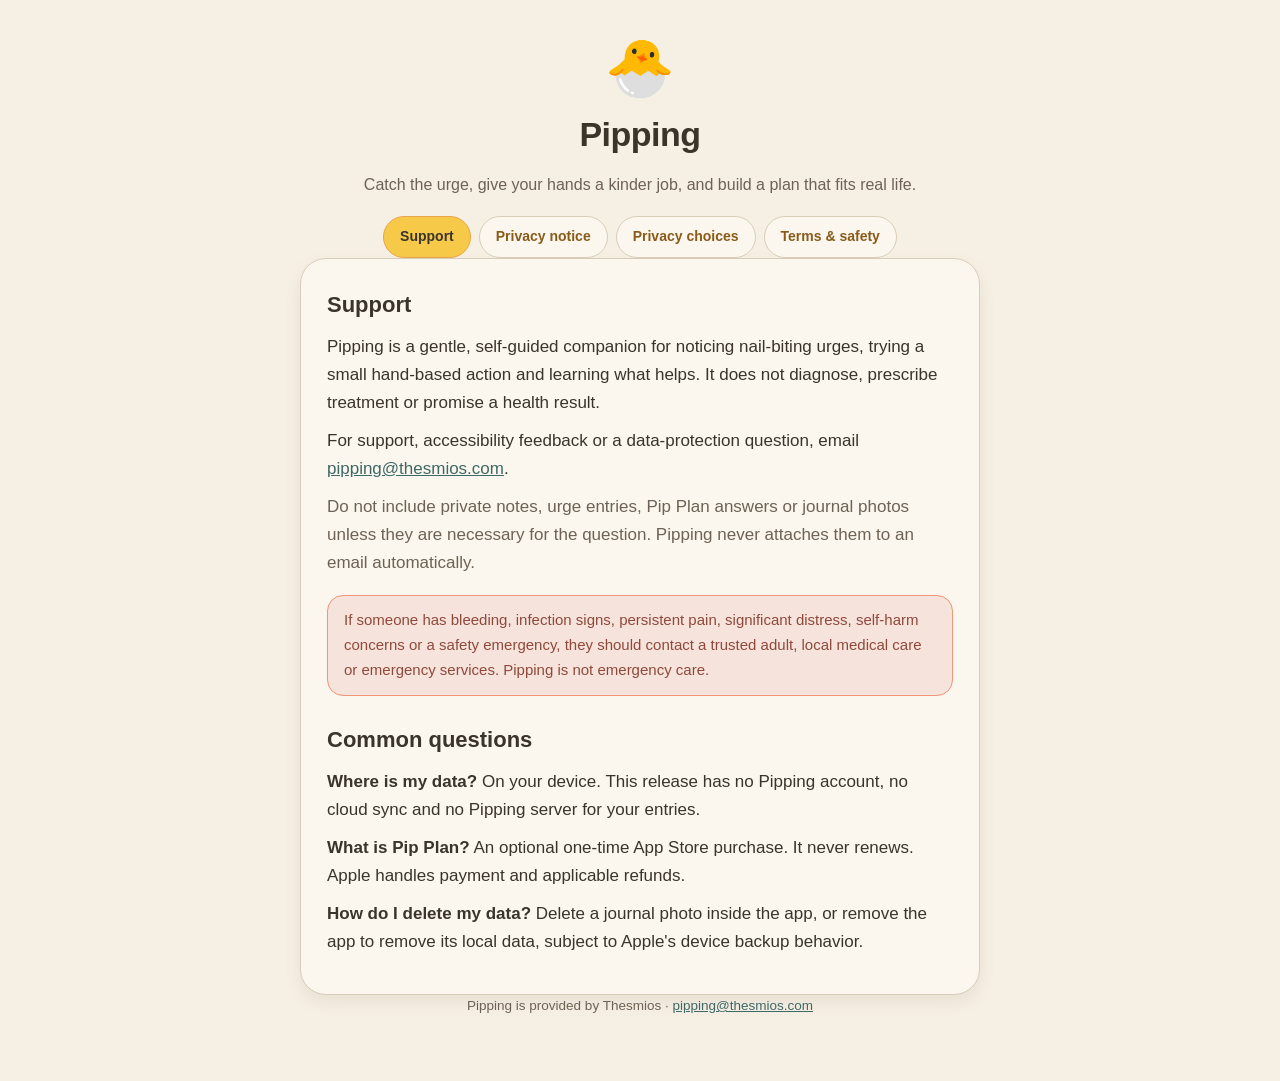
<file: index.html>
<!doctype html><html lang="en"><head><meta charset="utf-8"><meta name="viewport" content="width=device-width,initial-scale=1"><title>Pipping Support</title><link rel="stylesheet" href="style.css"></head><body>
<header class="wrap"><div class="egg">🐣</div><h1>Pipping</h1><p class="tag">Catch the urge, give your hands a kinder job, and build a plan that fits real life.</p></header>
<nav class="wrap">
<a href="index.html" aria-current="page">Support</a>
<a href="privacy.html">Privacy notice</a>
<a href="privacy-choices.html">Privacy choices</a>
<a href="terms.html">Terms &amp; safety</a>
</nav>
<main class="wrap">
<h2>Support</h2>
<p>Pipping is a gentle, self-guided companion for noticing nail-biting urges, trying a small hand-based action and learning what helps. It does not diagnose, prescribe treatment or promise a health result.</p>
<p>For support, accessibility feedback or a data-protection question, email <a href="mailto:pipping@thesmios.com">pipping@thesmios.com</a>.</p>
<p class="quiet">Do not include private notes, urge entries, Pip Plan answers or journal photos unless they are necessary for the question. Pipping never attaches them to an email automatically.</p>
<div class="care">If someone has bleeding, infection signs, persistent pain, significant distress, self-harm concerns or a safety emergency, they should contact a trusted adult, local medical care or emergency services. Pipping is not emergency care.</div>
<h2>Common questions</h2>
<p><strong>Where is my data?</strong> On your device. This release has no Pipping account, no cloud sync and no Pipping server for your entries.</p>
<p><strong>What is Pip&nbsp;Plan?</strong> An optional one-time App Store purchase. It never renews. Apple handles payment and applicable refunds.</p>
<p><strong>How do I delete my data?</strong> Delete a journal photo inside the app, or remove the app to remove its local data, subject to Apple's device backup behavior.</p>
</main>
<footer class="wrap">Pipping is provided by Thesmios · <a href="mailto:pipping@thesmios.com">pipping@thesmios.com</a></footer></body></html>
</file>
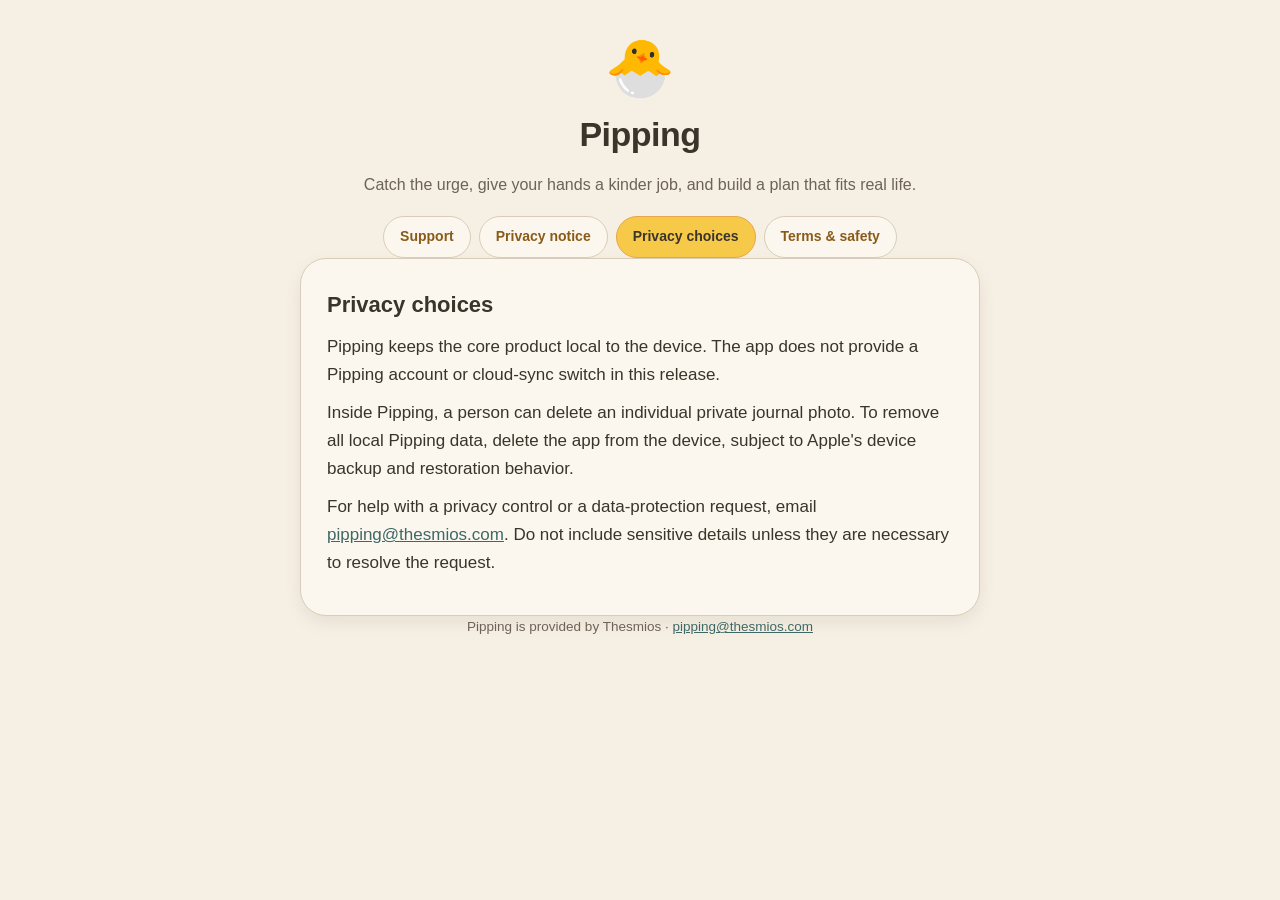
<file: privacy-choices.html>
<!doctype html><html lang="en"><head><meta charset="utf-8"><meta name="viewport" content="width=device-width,initial-scale=1"><title>Pipping Privacy Choices</title><link rel="stylesheet" href="style.css"></head><body>
<header class="wrap"><div class="egg">🐣</div><h1>Pipping</h1><p class="tag">Catch the urge, give your hands a kinder job, and build a plan that fits real life.</p></header>
<nav class="wrap">
<a href="index.html">Support</a>
<a href="privacy.html">Privacy notice</a>
<a href="privacy-choices.html" aria-current="page">Privacy choices</a>
<a href="terms.html">Terms &amp; safety</a>
</nav>
<main class="wrap">
<h2>Privacy choices</h2>
<p>Pipping keeps the core product local to the device. The app does not provide a Pipping account or cloud-sync switch in this release.</p>
<p>Inside Pipping, a person can delete an individual private journal photo. To remove all local Pipping data, delete the app from the device, subject to Apple's device backup and restoration behavior.</p>
<p>For help with a privacy control or a data-protection request, email <a href="mailto:pipping@thesmios.com">pipping@thesmios.com</a>. Do not include sensitive details unless they are necessary to resolve the request.</p>
</main>
<footer class="wrap">Pipping is provided by Thesmios · <a href="mailto:pipping@thesmios.com">pipping@thesmios.com</a></footer></body></html>
</file>
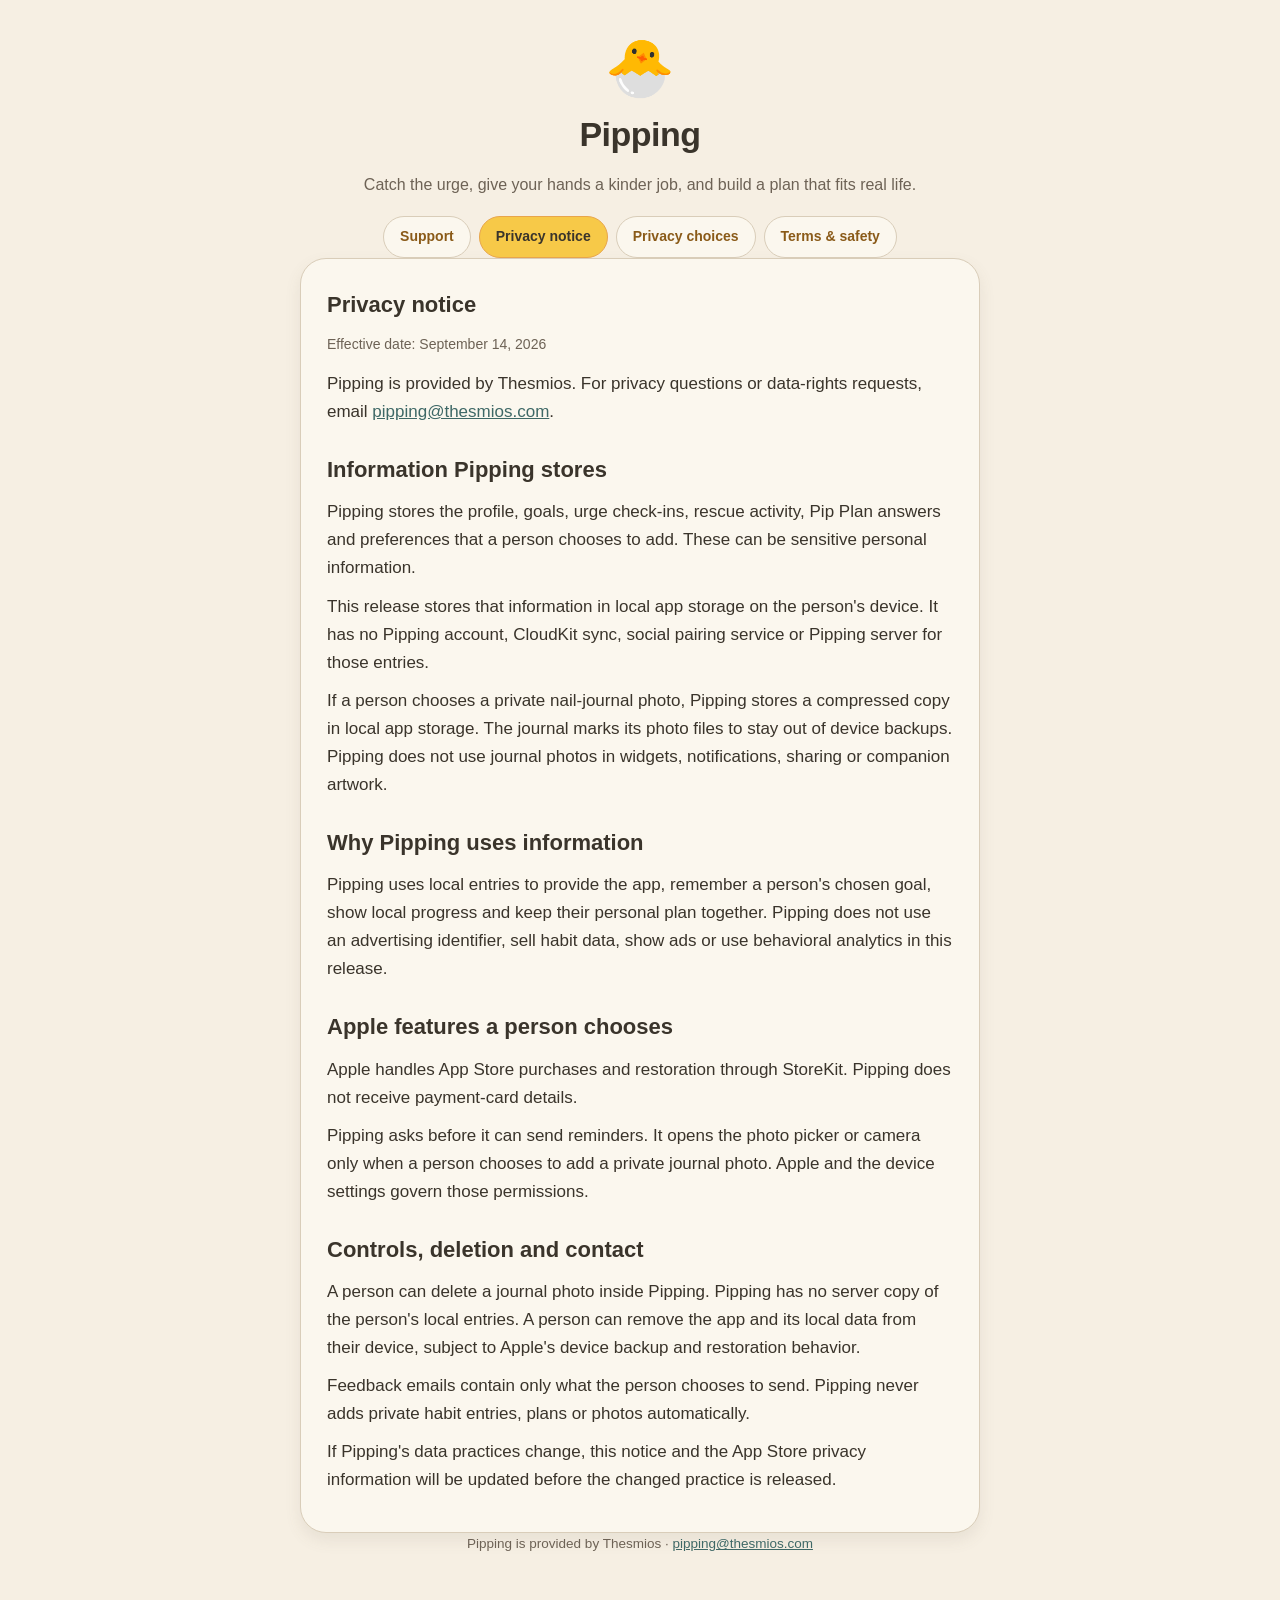
<file: privacy.html>
<!doctype html><html lang="en"><head><meta charset="utf-8"><meta name="viewport" content="width=device-width,initial-scale=1"><title>Pipping Privacy Notice</title><link rel="stylesheet" href="style.css"></head><body>
<header class="wrap"><div class="egg">🐣</div><h1>Pipping</h1><p class="tag">Catch the urge, give your hands a kinder job, and build a plan that fits real life.</p></header>
<nav class="wrap">
<a href="index.html">Support</a>
<a href="privacy.html" aria-current="page">Privacy notice</a>
<a href="privacy-choices.html">Privacy choices</a>
<a href="terms.html">Terms &amp; safety</a>
</nav>
<main class="wrap">
<h2>Privacy notice</h2>
<p class="eff">Effective date: September 14, 2026</p>
<p>Pipping is provided by Thesmios. For privacy questions or data-rights requests, email <a href="mailto:pipping@thesmios.com">pipping@thesmios.com</a>.</p>
<h2>Information Pipping stores</h2>
<p>Pipping stores the profile, goals, urge check-ins, rescue activity, Pip Plan answers and preferences that a person chooses to add. These can be sensitive personal information.</p>
<p>This release stores that information in local app storage on the person's device. It has no Pipping account, CloudKit sync, social pairing service or Pipping server for those entries.</p>
<p>If a person chooses a private nail-journal photo, Pipping stores a compressed copy in local app storage. The journal marks its photo files to stay out of device backups. Pipping does not use journal photos in widgets, notifications, sharing or companion artwork.</p>
<h2>Why Pipping uses information</h2>
<p>Pipping uses local entries to provide the app, remember a person's chosen goal, show local progress and keep their personal plan together. Pipping does not use an advertising identifier, sell habit data, show ads or use behavioral analytics in this release.</p>
<h2>Apple features a person chooses</h2>
<p>Apple handles App Store purchases and restoration through StoreKit. Pipping does not receive payment-card details.</p>
<p>Pipping asks before it can send reminders. It opens the photo picker or camera only when a person chooses to add a private journal photo. Apple and the device settings govern those permissions.</p>
<h2>Controls, deletion and contact</h2>
<p>A person can delete a journal photo inside Pipping. Pipping has no server copy of the person's local entries. A person can remove the app and its local data from their device, subject to Apple's device backup and restoration behavior.</p>
<p>Feedback emails contain only what the person chooses to send. Pipping never adds private habit entries, plans or photos automatically.</p>
<p>If Pipping's data practices change, this notice and the App Store privacy information will be updated before the changed practice is released.</p>
</main>
<footer class="wrap">Pipping is provided by Thesmios · <a href="mailto:pipping@thesmios.com">pipping@thesmios.com</a></footer></body></html>
</file>
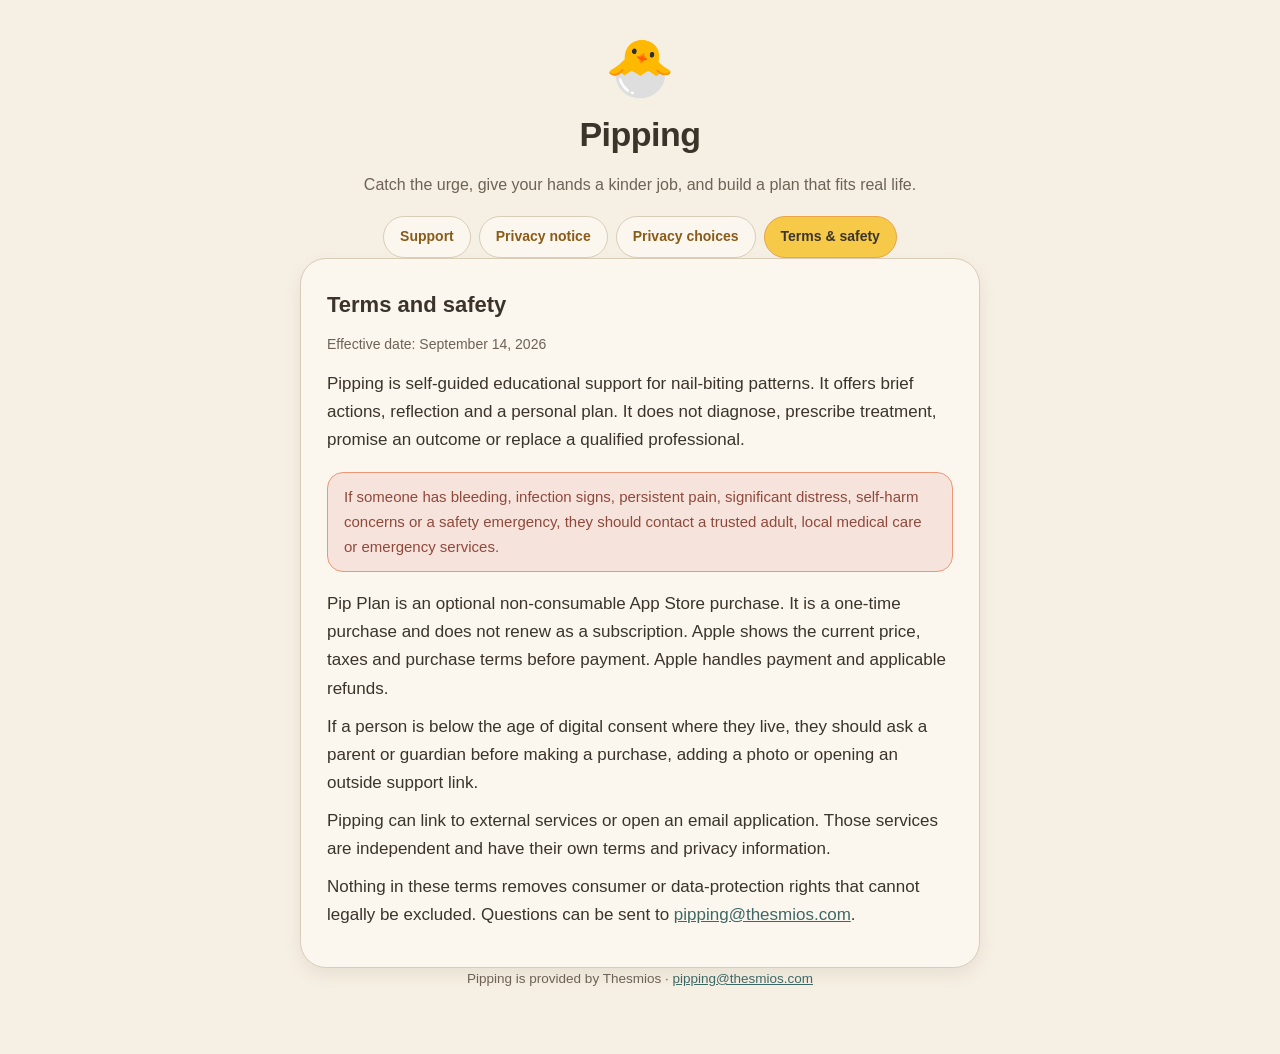
<file: terms.html>
<!doctype html><html lang="en"><head><meta charset="utf-8"><meta name="viewport" content="width=device-width,initial-scale=1"><title>Pipping Terms and Safety</title><link rel="stylesheet" href="style.css"></head><body>
<header class="wrap"><div class="egg">🐣</div><h1>Pipping</h1><p class="tag">Catch the urge, give your hands a kinder job, and build a plan that fits real life.</p></header>
<nav class="wrap">
<a href="index.html">Support</a>
<a href="privacy.html">Privacy notice</a>
<a href="privacy-choices.html">Privacy choices</a>
<a href="terms.html" aria-current="page">Terms &amp; safety</a>
</nav>
<main class="wrap">
<h2>Terms and safety</h2>
<p class="eff">Effective date: September 14, 2026</p>
<p>Pipping is self-guided educational support for nail-biting patterns. It offers brief actions, reflection and a personal plan. It does not diagnose, prescribe treatment, promise an outcome or replace a qualified professional.</p>
<div class="care">If someone has bleeding, infection signs, persistent pain, significant distress, self-harm concerns or a safety emergency, they should contact a trusted adult, local medical care or emergency services.</div>
<p>Pip Plan is an optional non-consumable App Store purchase. It is a one-time purchase and does not renew as a subscription. Apple shows the current price, taxes and purchase terms before payment. Apple handles payment and applicable refunds.</p>
<p>If a person is below the age of digital consent where they live, they should ask a parent or guardian before making a purchase, adding a photo or opening an outside support link.</p>
<p>Pipping can link to external services or open an email application. Those services are independent and have their own terms and privacy information.</p>
<p>Nothing in these terms removes consumer or data-protection rights that cannot legally be excluded. Questions can be sent to <a href="mailto:pipping@thesmios.com">pipping@thesmios.com</a>.</p>
</main>
<footer class="wrap">Pipping is provided by Thesmios · <a href="mailto:pipping@thesmios.com">pipping@thesmios.com</a></footer></body></html>
</file>
<file: style.css>
:root{--cream:#F6EFE3;--shell:#FBF7EE;--ink:#3A342B;--quiet:#6D6255;--amber:#8A5A18;--candle:#E8A54B;--chick:#F7C948;--line:#D9CDB9;--teal:#3E6866}
*{box-sizing:border-box;margin:0;padding:0}
body{background:var(--cream);color:var(--ink);font:17px/1.65 -apple-system,BlinkMacSystemFont,"Segoe UI",Roboto,sans-serif;padding:0 20px 64px}
.wrap{max-width:680px;margin:0 auto}
header{padding:40px 0 8px;text-align:center}
.egg{font-size:56px;line-height:1}
h1{font-size:34px;letter-spacing:-.5px;margin:10px 0 4px}
.tag{color:var(--quiet);font-size:16px}
nav{display:flex;gap:8px;justify-content:center;flex-wrap:wrap;margin:22px 0 30px}
nav a{color:var(--amber);background:var(--shell);border:1px solid var(--line);border-radius:999px;padding:8px 16px;text-decoration:none;font-weight:600;font-size:14px}
nav a[aria-current="page"]{background:var(--chick);color:var(--ink);border-color:var(--candle)}
main{background:var(--shell);border:1px solid var(--line);border-radius:26px;padding:28px 26px;box-shadow:0 7px 16px rgba(107,95,77,.10)}
h2{font-size:22px;margin:26px 0 8px}
h2:first-child{margin-top:0}
p{margin:10px 0;color:var(--ink)}
p.quiet,li{color:var(--quiet)}
ul{margin:10px 0 10px 22px}
a{color:var(--teal)}
.note{background:#FCE7A4;border:1px solid var(--candle);border-radius:16px;padding:12px 16px;margin:18px 0;font-size:15px}
.care{background:#F6E3DC;border:1px solid #EE9675;border-radius:16px;padding:12px 16px;margin:18px 0;font-size:15px;color:#8F493B}
footer{text-align:center;color:var(--quiet);font-size:13.5px;margin-top:26px}
.eff{color:var(--quiet);font-size:14px;margin-bottom:14px}
</file>
